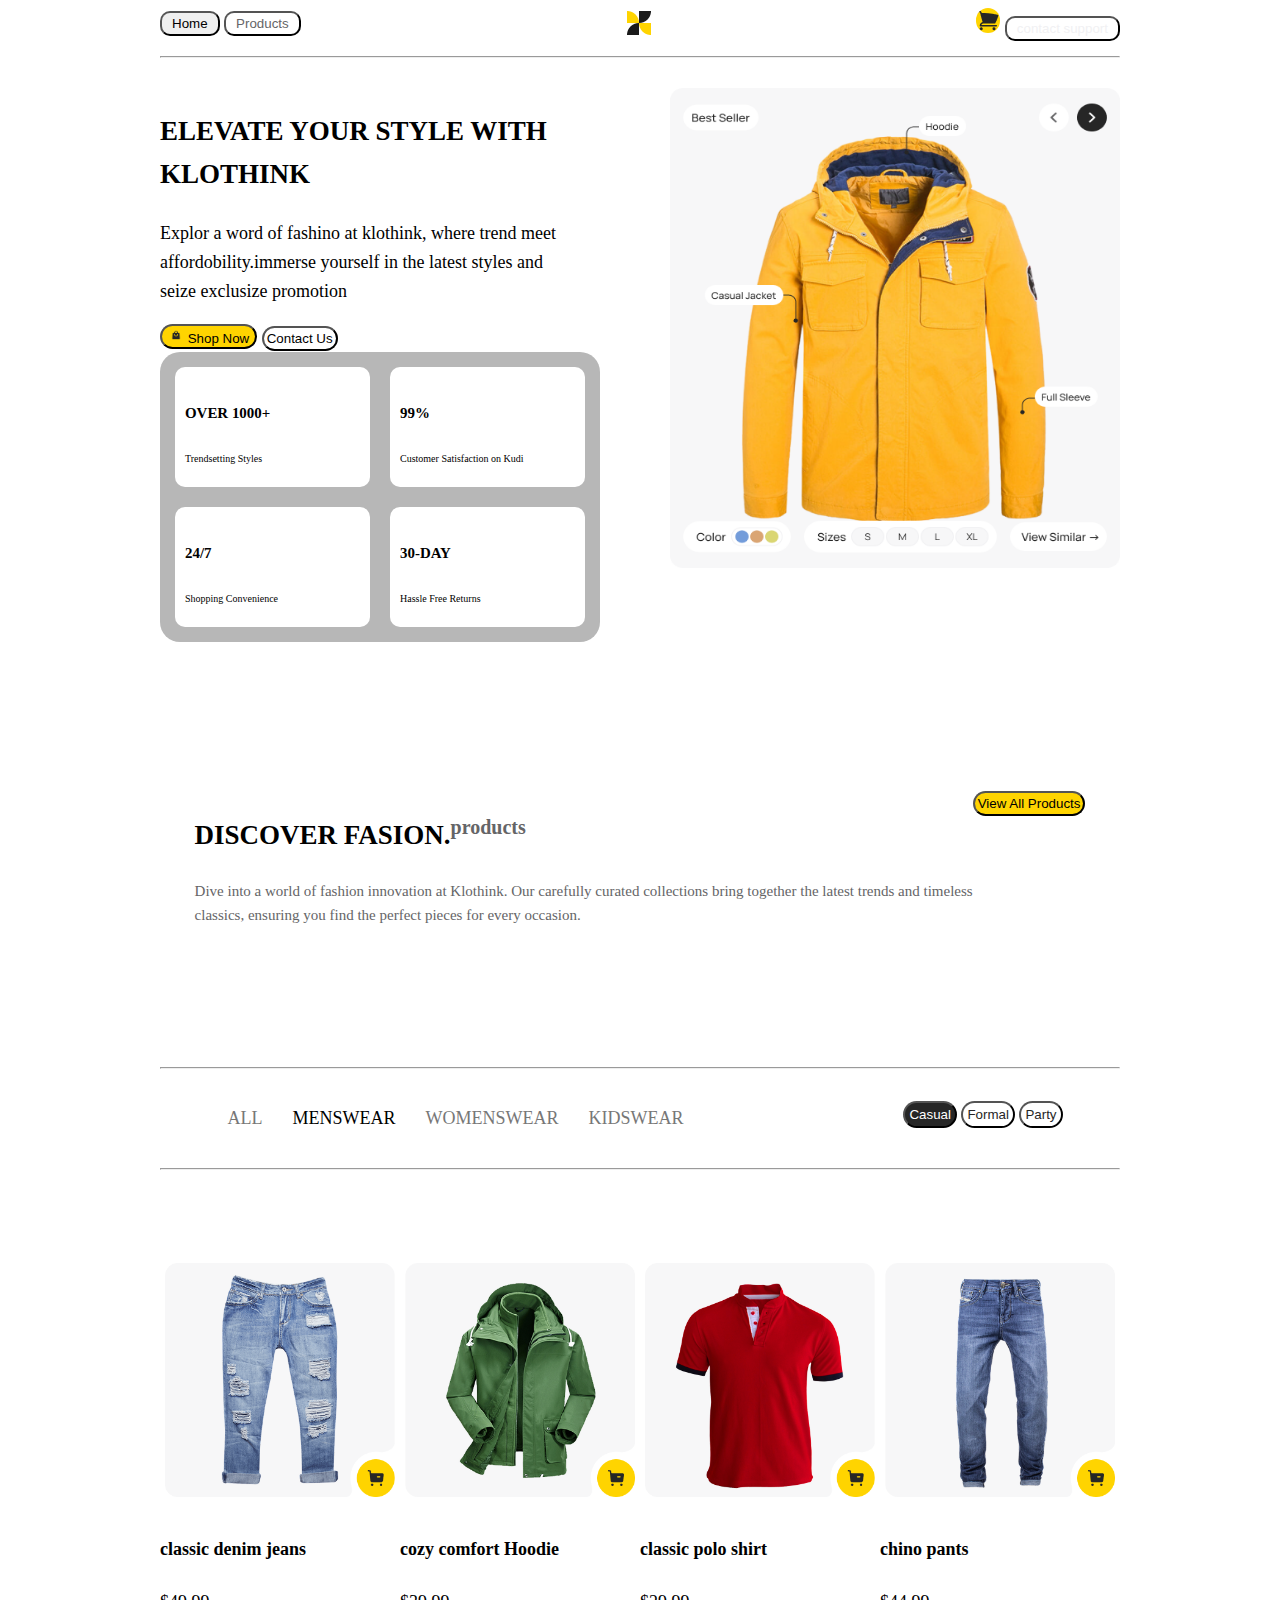
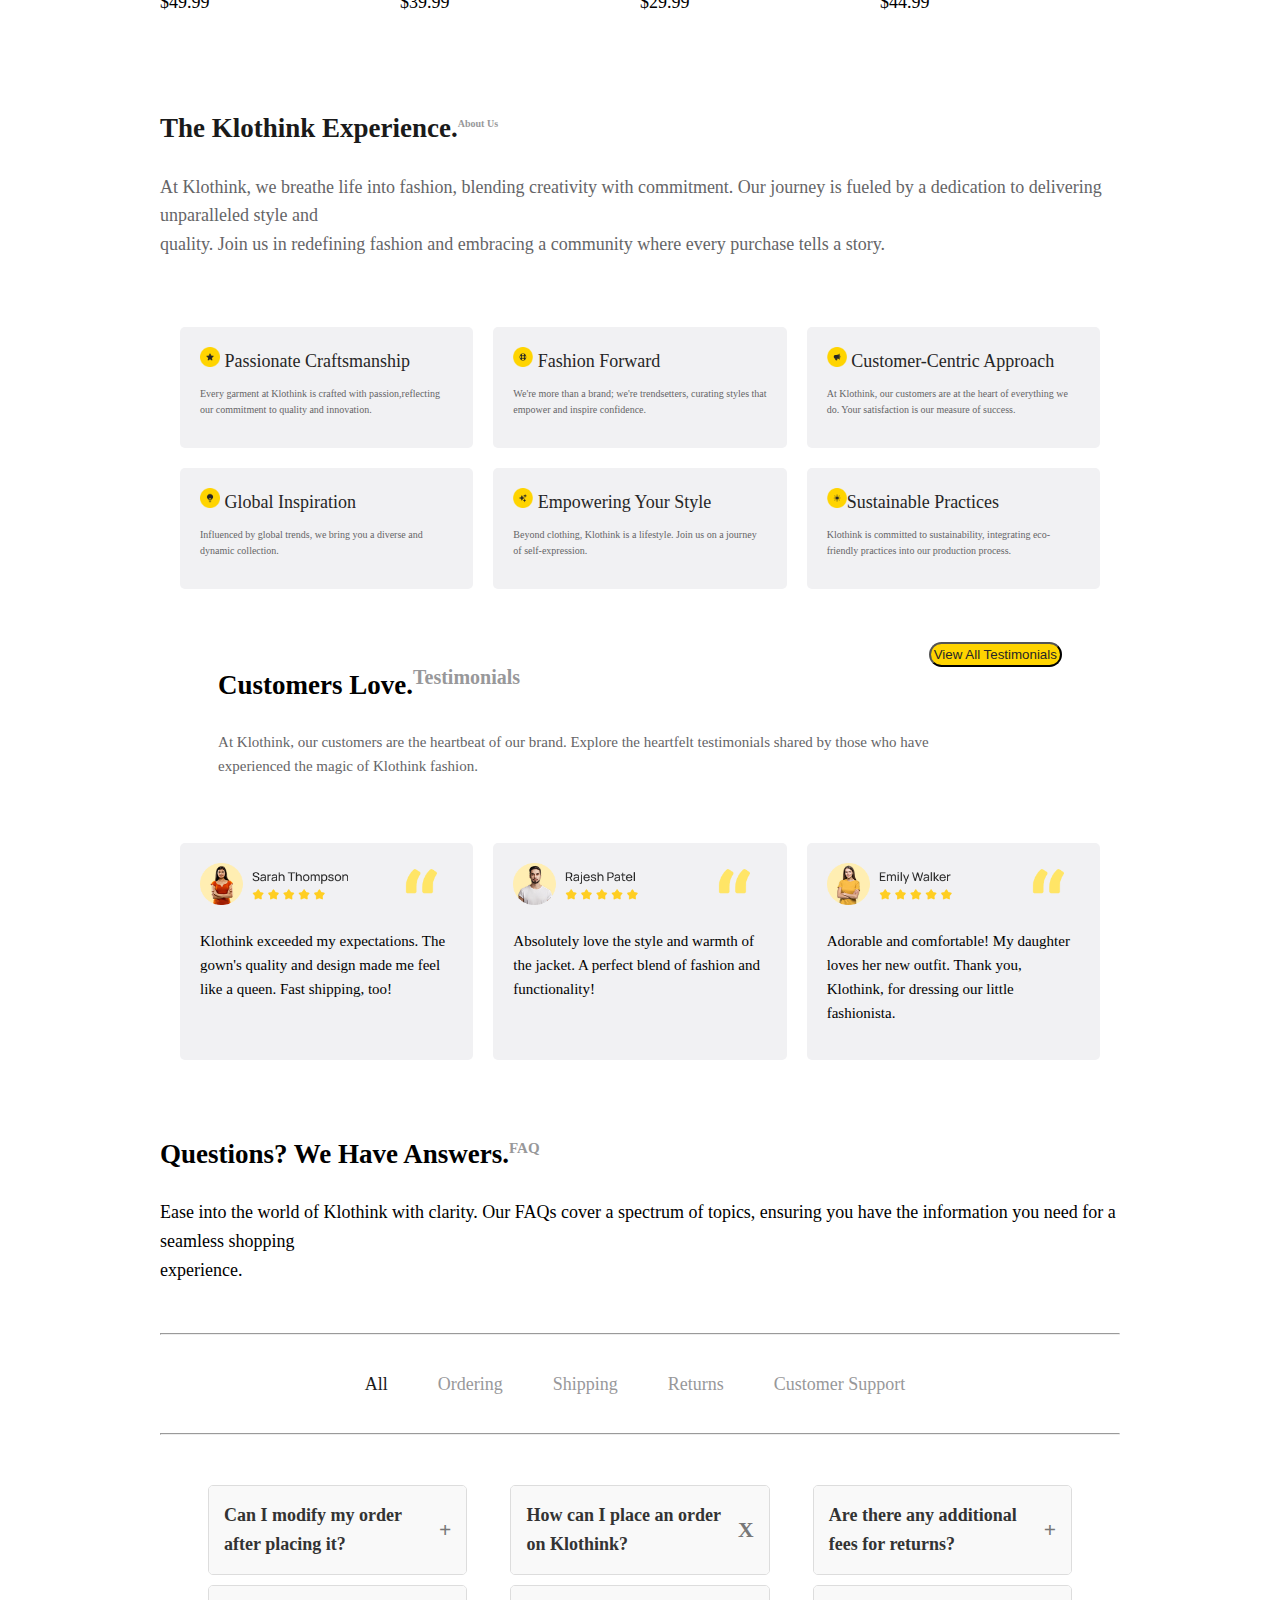
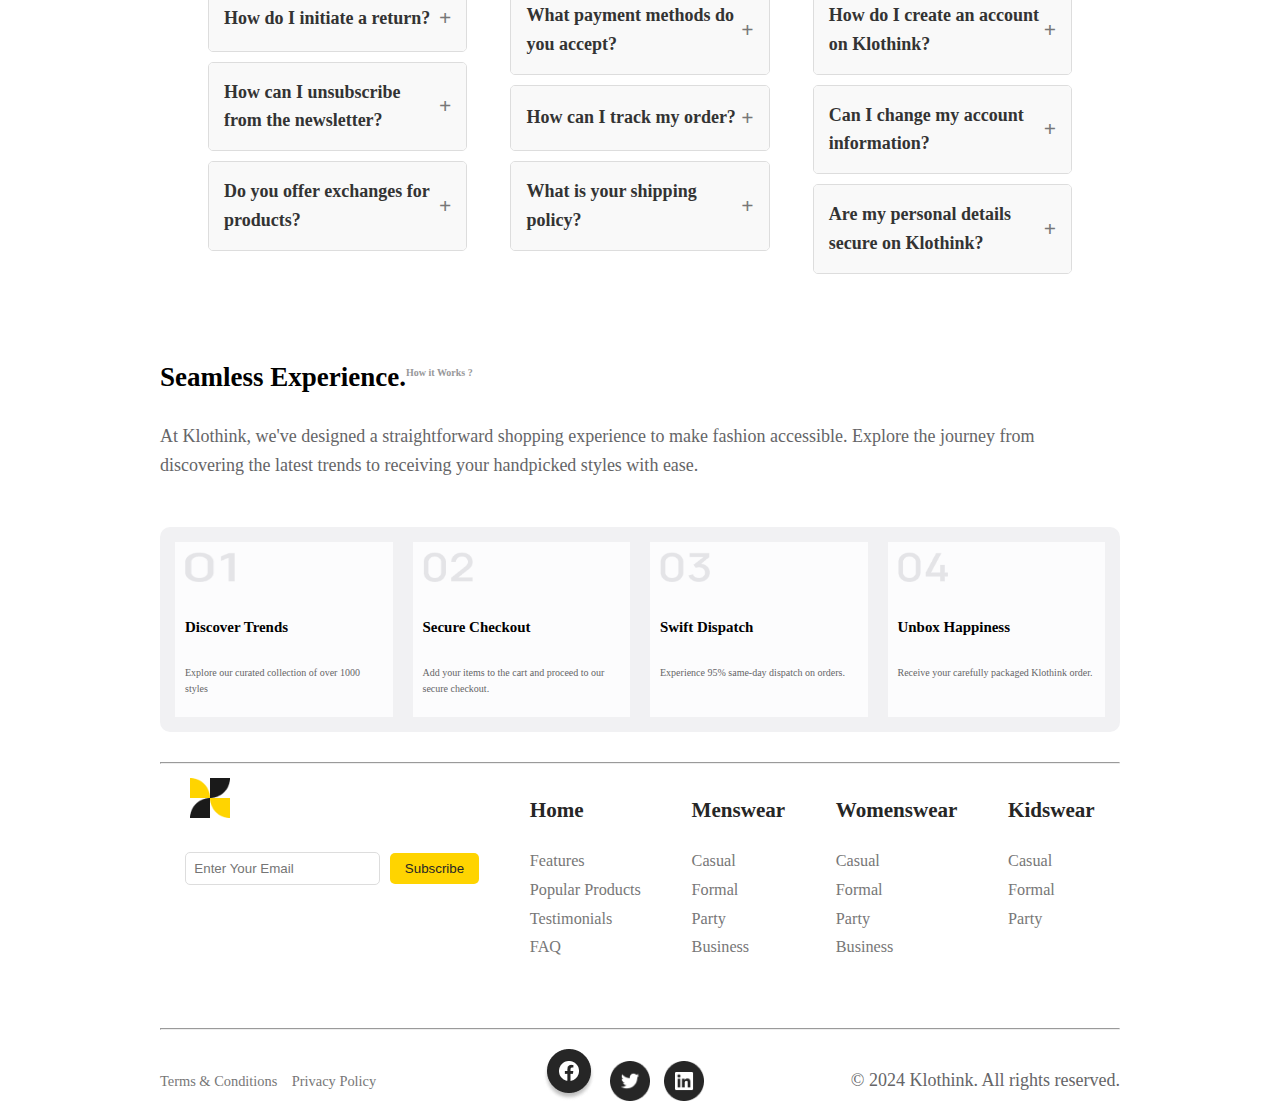
<file: figma/index.html>
<!DOCTYPE html>
<html lang="en">
<head>
	<meta charset="UTF-8">
	<title>	shop</title>
	<link rel="stylesheet" href="style.css">
</head>
<body>
	<div class="container">
	<header>
	<div class="home_button">
		<button class="home">Home</button>
		<a href="Products Page.html"><button class="products">Products</button></a>
		</div>
	<div class="icon_header">
		<img class="icon_card" src="icon/Logo.png" alt="">
		</div>
		<div class="primary_menu">
		<a href="product detail.html"><img class="icon_shop" src="icon/Icon.png" alt=""></a>
			<a href="suport.html"><button class="contact">contact support</button></a>
		</div>
	</header><hr>
		<main>
			<div class="main_content">
				<div class="content_description">
					<h2>ELEVATE YOUR STYLE WITH KLOTHINK</h2>
					<p>Explor a word of fashino at klothink, where trend meet affordobility.immerse yourself in the latest styles and seize exclusize promotion</p>
					
					<button class="shop_now">
						<img src="icon/Icon (1).png" alt="" style="width: 10px; height: 10px; padding: 3px">
						Shop Now</button>
					<button class="contact_us">Contact Us</button><br>
				<div class="features-table">
					  <div class="feature-cell">
						<h5>OVER 1000+</h5>
						<p>Trendsetting Styles</p>
					  </div>
					  <div class="feature-cell">
						<h5>99%</h5>
						<p>Customer Satisfaction on Kudi</p>
					  </div>
					  <div class="feature-cell">
						<h5>24/7</h5>
						<p>Shopping Convenience</p>
					  </div>
					  <div class="feature-cell">
						<h5>30-DAY</h5>
						<p>Hassle Free Returns</p>
					  </div>
					</div>
				</div>
				<div class="image_content">
				<img class="sub_image"src="image/Sub Container (1).png">
				</div>
			</div>
		</main><br><br><br>
		<main>
				<div class="fashion">
				<h2>DISCOVER FASION.<sup class="h2_sup">products</sup></h2>
				<p class="p_ossasion"> Dive into a world of fashion innovation at Klothink. Our carefully curated collections bring together the latest trends and timeless<br>classics, ensuring you find the perfect pieces for every occasion.</p>
				</div>
				<div class="button_products">
				<button class="view_products">View All Products</button>
				</div>
			</main><br><br>
		<br><hr>
		<main>
			<div class="a_btn">
		<div class="categoris">
		<a class="active" href="#">ALL</a>
		<a class="active_1" href="#">MENSWEAR</a>
		<a class="active" href="#">WOMENSWEAR</a>
		<a class="active" href="#">KIDSWEAR</a>
		</div>
			<div class="filter">
			<button class="btn_1">Casual</button>
			<button class="btn_2">Formal</button>
		    <button class="btn_2">Party</button>
			</div>
		 </div>
		</main>
		<hr>
		<br>
		<main>
		<div class="img_shop">
			<div class="item">
		<img src="image/Container.png" alt="">
		<h4>classic denim jeans</h4>
		<p>$49.99</p>
			</div>
			<div class="item">
		<img src="image/Container (1).png" alt="">
		<h4>cozy comfort Hoodie </h4>
			<p>$39.99</p>
				</div>
			 <div class="item">
		<img src="image/Container (2).png" alt="">
			<h4>classic polo shirt</h4>
			<p>$29.99</p>
			 </div>
			<div class="item">
		<img src="image/Container (3).png">
			<h4>chino pants</h4>
			<p>$44.99</p>
			</div>
		</div>
		</main>	
		<main>
		<div class="description">
		<h2 class="experience">The Klothink Experience.<sup>About Us</sup></h2>
		<p>At Klothink, we breathe life into fashion, blending creativity with commitment. Our journey is fueled by a dedication to delivering unparalleled style and<br>quality. Join us in redefining fashion and embracing a community where every purchase tells a story.</p>
		</div>
		</main>
		<main>
			<div class="element">
				<div class="card">
			<img src="icon/Icon Container.png" alt="">
			<span>Passionate Craftsmanship</span>
			<p>Every garment at Klothink is crafted with passion,reflecting our commitment to quality and innovation.</p>
				</div>
				<div class="card">
				<img src="icon/Icon Container (1).png">
				<span>Fashion Forward</span>
				<p>We're more than a brand; we're trendsetters, curating styles that empower and inspire confidence.</p>
				</div>
				<div class="card">
				<img src="icon/Icon Container (2).png">
				<span>Customer-Centric Approach</span>
				<p>At Klothink, our customers are at the heart of everything we do. Your satisfaction is our measure of success.</p>
				</div>
				<div class="card">
				<img src="icon/Icon Container (3).png">
				<span>Global Inspiration</span>
				<p>Influenced by global trends, we bring you a diverse and dynamic collection.</p>
				</div>
				<div class="card">
				<img src="icon/Icon Container (4).png">
				<span>Empowering Your Style</span>
				<p>Beyond clothing, Klothink is a lifestyle. Join us on a journey of self-expression.</p>
				</div>
				<div class="card">
				
				<img src="icon/Icon Container (5).png"><span>Sustainable Practices</span>
				<p>Klothink is committed to sustainability, integrating eco- friendly practices into our production process.</p>
				</div>
				</div>
				</main>
				<main>
				<div class="customers_text">
					<h2>Customers Love.<sup class="sup_customers">Testimonials</sup></h2>	
					<p>At Klothink, our customers are the heartbeat of our brand. Explore the heartfelt testimonials shared by those who have<br>experienced the magic of Klothink fashion.</p>
				</div>
				<div class="btn_testimonials">
					<button>View All Testimonials</button>	
				</div>
				</main>
		<main>
		<div class="introduce">
			<div class="person">
				<img src="image/Container (4).png">
				<p>Klothink exceeded my expectations. The gown's quality and design made me feel like a queen. Fast shipping, too!</p>
			</div>
			<div class="person">
				<img src="image/Container (5).png">
				<p>Absolutely love the style and warmth of the jacket. A perfect blend of fashion and functionality!</p>
			</div>
			<div class="person">
				<img src="image/Container (6).png">
				<p>Adorable and comfortable! My daughter loves her new outfit. Thank you, Klothink, for dressing our little fashionista.</p>
			</div>
		</div>
		</main>
		<main>
			<div class="Questions_text">
				<h2>Questions? We Have Answers.<sup class="question_sup">FAQ</sup></h2>
				<p>Ease into the world of Klothink with clarity. Our FAQs cover a spectrum of topics, ensuring you have the information you need for a seamless shopping<br> experience.</p>
				
			</div>
		</main>
		<hr>
	<main>
		<div class="list_a">
		<a class="list_1" href="#">All</a>
		<a class="list" href="#">Ordering</a>
		<a class="list" href="#">Shipping</a>
		<a class="list" href="#">Returns</a>
		<a class="list" href="#">Customer Support</a>
		</div>
	</main>
		<hr>
		<main>
		<div class="faq-container">
  <div class="faq-column">
    <details class="faq-item">
      <summary class="faq-question">
        Can I modify my order after placing it?
        <span class="icon">+</span>
      </summary>
      <div class="faq-answer">
      </div>
    </details>
    <details class="faq-item">
      <summary class="faq-question">
       How do I initiate a return?
        <span class="icon">+</span>
      </summary>
      <div class="faq-answer">
      </div>
    </details>
    <details class="faq-item">
      <summary class="faq-question">
       How can I unsubscribe from the newsletter?
        <span class="icon">+</span>
      </summary>
      <div class="faq-answer">
      </div>
    </details>
    <details class="faq-item">
      <summary class="faq-question">
       Do you offer exchanges for products?
        <span class="icon">+</span>
      </summary>
      <div class="faq-answer">
      </div>
    </details>
  </div>

  <div class="faq-column">
    <details class="faq-item">
      <summary class="faq-question">
        How can I place an order on Klothink?
        <span class="close-icon">X</span>
      </summary>
      <div class="faq-answer">
        Ordering is easy! Simply browse our website, add items to your cart, and proceed to checkout. Follow the prompts to enter your details and complete your purchase.
      </div>
    </details>
    <details class="faq-item">
      <summary class="faq-question">
        What payment methods do you accept?
        <span class="icon">+</span>
      </summary>
      <div class="faq-answer">
        
      </div>
    </details>
    <details class="faq-item">
      <summary class="faq-question">
        How can I track my order?
        <span class="icon">+</span>
      </summary>
      <div class="faq-answer">
       
      </div>
    </details>
    <details class="faq-item">
      <summary class="faq-question">
        What is your shipping policy?
        <span class="icon">+</span>
      </summary>
      <div class="faq-answer">
        <!-- Answer goes here -->
      </div>
    </details>
  </div>

  <div class="faq-column">
    <details class="faq-item">
      <summary class="faq-question">
        Are there any additional fees for returns?
        <span class="icon">+</span>
      </summary>
      <div class="faq-answer">
        <!-- Answer goes here -->
      </div>
    </details>
    <details class="faq-item">
      <summary class="faq-question">
        How do I create an account on Klothink?
        <span class="icon">+</span>
      </summary>
      <div class="faq-answer">
        <!-- Answer goes here -->
      </div>
    </details>
    <details class="faq-item">
      <summary class="faq-question">
        Can I change my account information?
        <span class="icon">+</span>
      </summary>
      <div class="faq-answer">
        <!-- Answer goes here -->
      </div>
    </details>
    <details class="faq-item">
      <summary class="faq-question">
        Are my personal details secure on Klothink?
        <span class="icon">+</span>
      </summary>
      <div class="faq-answer">
        <!-- Answer goes here -->
      </div>
    </details>
  </div>
</div>
		</main>
		<main>
			<div class="seamless_text">
			<h2>Seamless Experience.<sup class="seamless_sup">How it Works ?</sup></h2>
			<p>At Klothink, we've designed a straightforward shopping experience to make fashion accessible. Explore the journey from discovering the latest trends to receiving your handpicked styles with ease.</p>
			</div>
		</main>
		<main>
		<div class="number">
		  <div class="packet_number">
				<img src="image/Number.png">
			    <h5>Discover Trends</h5>
			    <p>Explore our curated collection of over 1000 styles</p>
		  </div>
		  <div class="packet_number">
				<img src="image/Number (1).png">
			     <h5>Secure Checkout</h5>
			     <p>Add your items to the cart and proceed to our secure checkout.</p>
		  </div>
		  <div class="packet_number">
				<img src="image/Number (2).png">
			    <h5>Swift Dispatch</h5>
			    <p>Experience 95% same-day dispatch on orders.</p>
		  </div>
		  <div class="packet_number">
				<img src="image/Number (3).png"	>
			    <h5>Unbox Happiness</h5>
			    <p>Receive your carefully packaged Klothink order.</p>
		  </div>
		</div>
		</main>
		<hr>
		<footer>
		<div class="footer_container">
			<div class="footer-section logo-section">
				<img src="icon/Logo.png">
				<br>
				<div class="subscribe_from">
					<input type="email" placeholder="Enter Your Email">
                    <button class="subscribe-button">Subscribe</button>
				</div>
			</div>	
			<div class="footer_section">
				<h3>Home</h3>
				<ul>
				<li>
					<a href="#"> Features</a>
					   </li>
				<li>
					<a href="#">Popular Products</a>
				</li>
				<li>
					<a href="#">Testimonials</a>
				</li>
				<li>
					<a href="#">FAQ</a>
				</li>
				</ul>
			</div>
			<div class="footer_section">
				<h3>Menswear</h3>
				<ul>
				<li>
					<a href="#">Casual</a>
				</li>
				<li>
					<a href="#">Formal</a>
				</li>
				<li>
					<a href="#">Party</a>
				</li>
				<li>
					<a href="#">Business</a>
				</li>
				</ul>
			</div>
			<div class="footer_section">
				<h3>Womenswear</h3>
				<ul>
			    <li>
					<a href="#">Casual</a>
				</li>
				<li>
					<a href="#">Formal</a>
				</li>
				<li>
					<a href="#">Party</a>
				</li>
				<li>
				<a href="#">Business</a>
				</li>
				</ul>
			</div>
			<div class="footer_section">
				<h3>Kidswear</h3>
				<ul>
				<li>
					<a href="#">Casual</a>
				</li>
				<li>
					<a href="#">Formal</a>
				</li>
				<li>
					<a href="#">Party</a>
				</li>
				</ul>
			</div>
		</div>
			<hr>
		<div class="footer_bottom">
			<div class="footer-bottom-links">
      		<a href="#">Terms & Conditions</a>
      		<a href="#">Privacy Policy</a>
    </div>
    <div class="social-icons">
      <a href="#"><img class="social_img"src="icon/Button (1).png"><i class="fab fa-facebook-f"></i></a>
      <a href="#"><img class="social-img" src="icon/Button (2).png"><i class="fab fa-twitter"></i></a>
      <a href="#"><img class="social-img"src="icon/Button (3).png"><i class="fab fa-linkedin-in"></i></a>
    </div>
    <div class="copyright">
      © 2024 Klothink. All rights reserved.
    </div>
  </div>
		</div>
		</footer>
  </div>
</body>
</html>
</file>
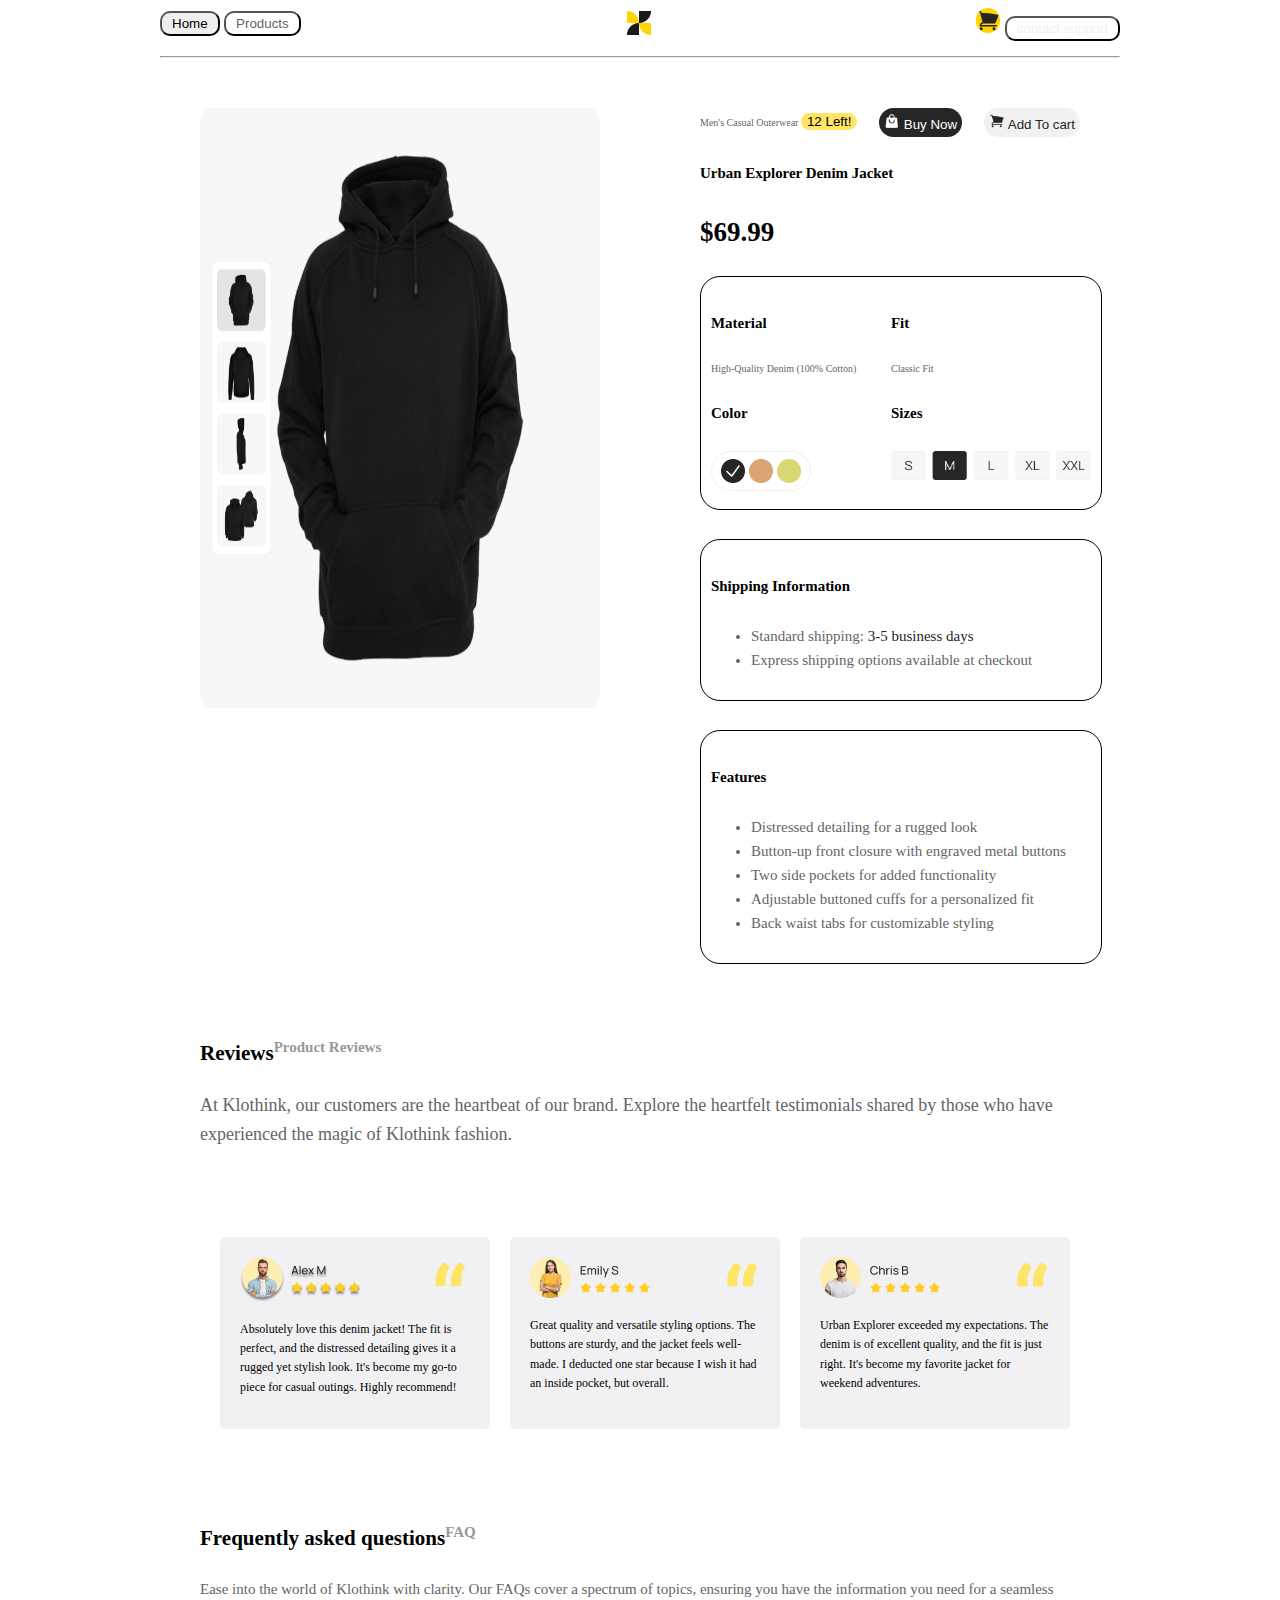
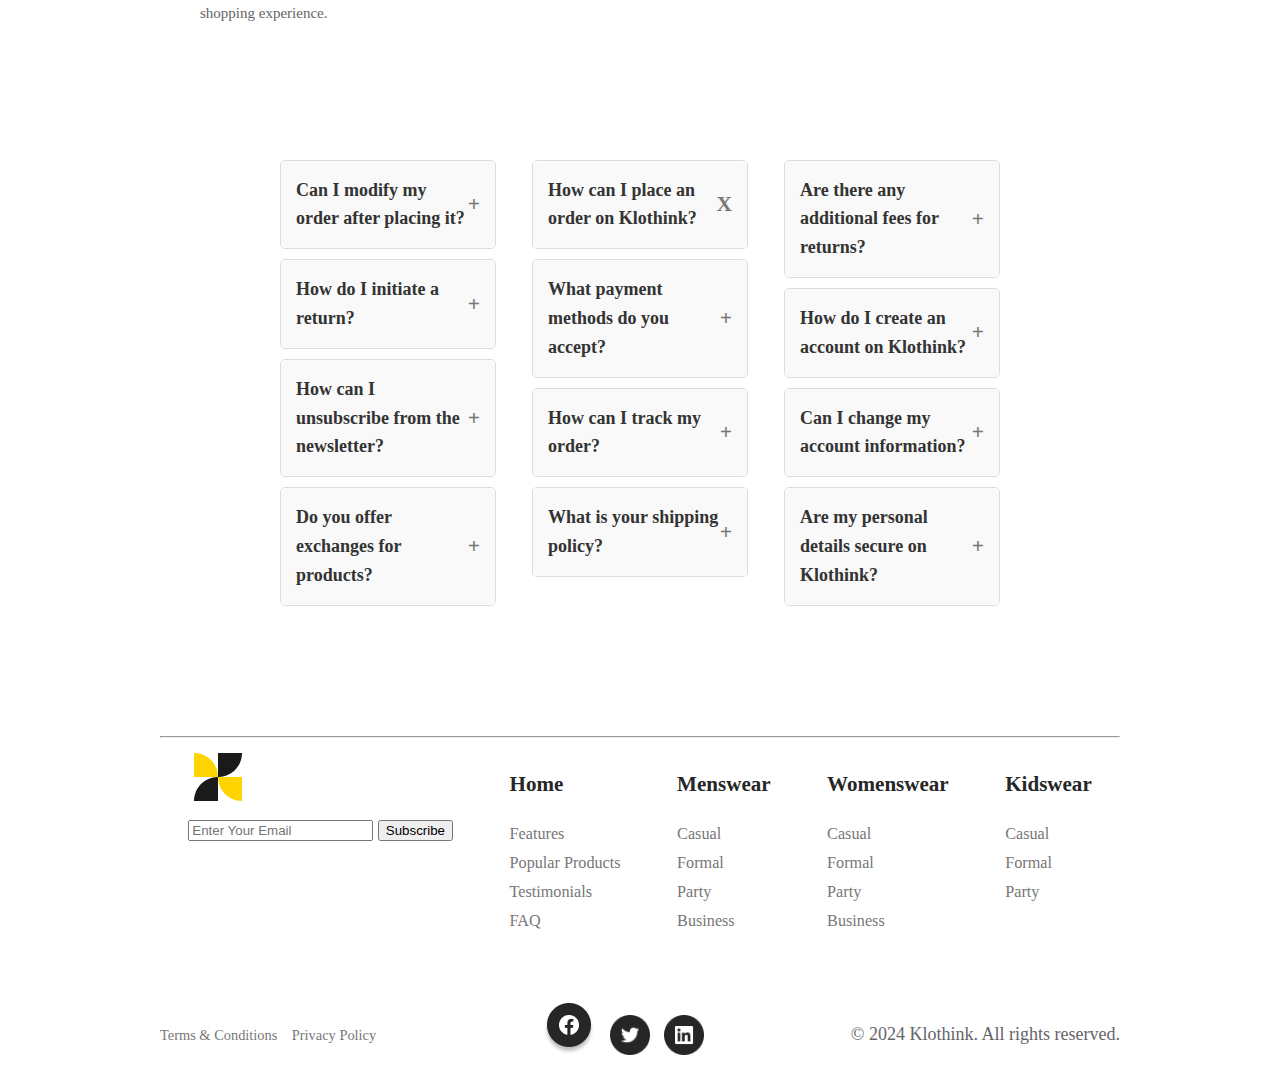
<file: figma/product detail.html>
<!DOCTYPE html>
<html lang="en">
<head>
	<meta charset="UTF-8">
	<title>	Document</title>
	<link rel="stylesheet" href="product datail.css">
</head>
<body>
	<div class="container">
	<header>
	<div class="home_button">
		<button class="home">Home</button>
		<a href="Products Page.html"><button class="products">Products</button></a>
		</div>
	<div class="icon_header">
		<img class="icon_card" src="icon/Logo.png" alt="">
		</div>
		<div class="primary_menu">
		<img class="icon_shop" src="icon/Icon.png" alt="">
			<button class="contact">contact support</button>
		</div>
	</header><hr>
		<main>
			<div class="main_contant">
				<div class="img_contant">
					<img src="image/Sub Container (2).png">
				</div>
				<div class="item_contant">
					<div class="outerwear">
				<span class="span_btn">
					Men's Casual Outerwear
					<button>12 Left!</button></span>
					<button class="btn_buy">
						<img src="icon/Icon (7).png">
						Buy Now
					</button>
					<button class="btn_cart">
						<img src="icon/Icon (8).png">
						Add To cart
					</button>
					</div>
					<div class="proghraf">
						<h5>Urban Explorer Denim Jacket</h5>
						<h2>$69.99</h2>
					</div>
					<div class="table_material">
						<div class="section">
							<h5>Material</h5>
							<p>High-Quality Denim (100% Cotton)</p>
							
							<h5>Color</h5>
							<img src="image/Sub Container (4).png">
						</div>
						<div class="section_2">
							<h5>Fit</h5>
							<p>Classic Fit</p>
							
							<h5>Sizes</h5>
							<img src="image/Sub Container (5).png">
						</div>
					</div>
					<br>
					<div class="table_material_1">
						<div class="list_text">
						<h5>Shipping Information</h5>
							<ul class="list_ul">
								<li>Standard shipping:<span style="color:rgba(38, 38, 38, 1)"> 3-5 business days</span></li>
								<li>Express shipping options available at checkout</li>
							</ul>
						</div>
					</div>
					<br>
					<div class="table_material_1">
						<div class="list_text">
							<h5>Features</h5>
							<ul class="list_ul">
								<li>Distressed detailing for a rugged look</li>
								<li>Button-up front closure with engraved metal buttons</li>
								<li>Two side pockets for added functionality</li>
								<li>Adjustable buttoned cuffs for a personalized fit</li>
								<li>Back waist tabs for customizable styling</li>
							</ul>
						</div>
					</div>
				</div>
			</div>
		</main>
						<main>
							<div class="text">
								<h3 class="h3_text">Reviews<sup>Product Reviews</sup></h3>
								<p>At Klothink, our customers are the heartbeat of our brand. Explore the heartfelt testimonials shared by those who have experienced the magic of Klothink fashion.</p>
							</div>
						</main>
						<main>
							<div class="division">
								<div class="Part">
									<img src="image/Container (7).png">
									<p>Absolutely love this denim jacket! The fit is perfect, and the distressed detailing gives it a rugged yet stylish look. It's become my go-to piece for casual outings. Highly recommend!</p>
								</div>
								<div class="Part">
									<img src="image/Container (8).png">
									<p>Great quality and versatile styling options. The buttons are sturdy, and the jacket feels well-made. I deducted one star because I wish it had an inside pocket, but overall.</p>
								</div>
								<div class="Part">
									<img src="image/Container (9).png">
									<p>Urban Explorer exceeded my expectations. The denim is of excellent quality, and the fit is just right. It's become my favorite jacket for weekend adventures.</p>
								</div>
							</div>
						</main>
						<main>
							<div class="text_frequently">
								<h3>Frequently asked questions<sup>FAQ</sup></h3>
								<p>Ease into the world of Klothink with clarity. Our FAQs cover a spectrum of topics, ensuring you have the information you need for a seamless shopping experience.</p>
							</div>
						</main>
						<main>
							<main>
							
		<div class="faq-container">
  <div class="faq-column">
    <details class="faq-item">
      <summary class="faq-question">
        Can I modify my order after placing it?
        <span class="icon">+</span>
      </summary>
      <div class="faq-answer">
      </div>
    </details>
    <details class="faq-item">
      <summary class="faq-question">
       How do I initiate a return?
        <span class="icon">+</span>
      </summary>
      <div class="faq-answer">
      </div>
    </details>
    <details class="faq-item">
      <summary class="faq-question">
       How can I unsubscribe from the newsletter?
        <span class="icon">+</span>
      </summary>
      <div class="faq-answer">
      </div>
    </details>
    <details class="faq-item">
      <summary class="faq-question">
       Do you offer exchanges for products?
        <span class="icon">+</span>
      </summary>
      <div class="faq-answer">
      </div>
    </details>
  </div>

  <div class="faq-column">
    <details class="faq-item">
      <summary class="faq-question">
        How can I place an order on Klothink?
        <span class="close-icon">X</span>
      </summary>
      <div class="faq-answer">
        Ordering is easy! Simply browse our website, add items to your cart, and proceed to checkout. Follow the prompts to enter your details and complete your purchase.
      </div>
    </details>
    <details class="faq-item">
      <summary class="faq-question">
        What payment methods do you accept?
        <span class="icon">+</span>
      </summary>
      <div class="faq-answer">
        
      </div>
    </details>
    <details class="faq-item">
      <summary class="faq-question">
        How can I track my order?
        <span class="icon">+</span>
      </summary>
      <div class="faq-answer">
       
      </div>
    </details>
    <details class="faq-item">
      <summary class="faq-question">
        What is your shipping policy?
        <span class="icon">+</span>
      </summary>
      <div class="faq-answer">
        <!-- Answer goes here -->
      </div>
    </details>
  </div>

  <div class="faq-column">
    <details class="faq-item">
      <summary class="faq-question">
        Are there any additional fees for returns?
        <span class="icon">+</span>
      </summary>
      <div class="faq-answer">
        <!-- Answer goes here -->
      </div>
    </details>
    <details class="faq-item">
      <summary class="faq-question">
        How do I create an account on Klothink?
        <span class="icon">+</span>
      </summary>
      <div class="faq-answer">
        <!-- Answer goes here -->
      </div>
    </details>
    <details class="faq-item">
      <summary class="faq-question">
        Can I change my account information?
        <span class="icon">+</span>
      </summary>
      <div class="faq-answer">
        <!-- Answer goes here -->
      </div>
    </details>
    <details class="faq-item">
      <summary class="faq-question">
        Are my personal details secure on Klothink?
        <span class="icon">+</span>
      </summary>
      <div class="faq-answer">
        <!-- Answer goes here -->
      </div>
    </details>
  </div>
</div>
		</main>
						</main>
		<hr>
		<footer>
		<div class="footer_container">
			<div class="footer-section logo-section">
				<img src="icon/Logo.png">
				<br>
				<div class="subscribe_from">
					<input type="email" placeholder="Enter Your Email">
                    <button class="subscribe-button">Subscribe</button>
				</div>
			</div>	
			<div class="footer_section">
				<h3>Home</h3>
				<ul>
				<li>
					<a href="#"> Features</a>
					   </li>
				<li>
					<a href="#">Popular Products</a>
				</li>
				<li>
					<a href="#">Testimonials</a>
				</li>
				<li>
					<a href="#">FAQ</a>
				</li>
				</ul>
			</div>
			<div class="footer_section">
				<h3>Menswear</h3>
				<ul>
				<li>
					<a href="#">Casual</a>
				</li>
				<li>
					<a href="#">Formal</a>
				</li>
				<li>
					<a href="#">Party</a>
				</li>
				<li>
					<a href="#">Business</a>
				</li>
				</ul>
			</div>
			<div class="footer_section">
				<h3>Womenswear</h3>
				<ul>
			    <li>
					<a href="#">Casual</a>
				</li>
				<li>
					<a href="#">Formal</a>
				</li>
				<li>
					<a href="#">Party</a>
				</li>
				<li>
				<a href="#">Business</a>
				</li>
				</ul>
			</div>
			<div class="footer_section">
				<h3>Kidswear</h3>
				<ul>
				<li>
					<a href="#">Casual</a>
				</li>
				<li>
					<a href="#">Formal</a>
				</li>
				<li>
					<a href="#">Party</a>
				</li>
				</ul>
			</div>
		</div>
		<div class="footer_bottom">
			<div class="footer-bottom-links">
      		<a href="#">Terms & Conditions</a>
      		<a href="#">Privacy Policy</a>
    </div>
    <div class="social-icons">
      <a href="#"><img class="social_img"src="icon/Button (1).png"><i class="fab fa-facebook-f"></i></a>
      <a href="#"><img class="social-img" src="icon/Button (2).png"><i class="fab fa-twitter"></i></a>
      <a href="#"><img class="social-img"src="icon/Button (3).png"><i class="fab fa-linkedin-in"></i></a>
    </div>
    <div class="copyright">
      © 2024 Klothink. All rights reserved.
    </div>
  </div>
		</div>
		</footer>
	</div>
	</body>
</html>
</file>
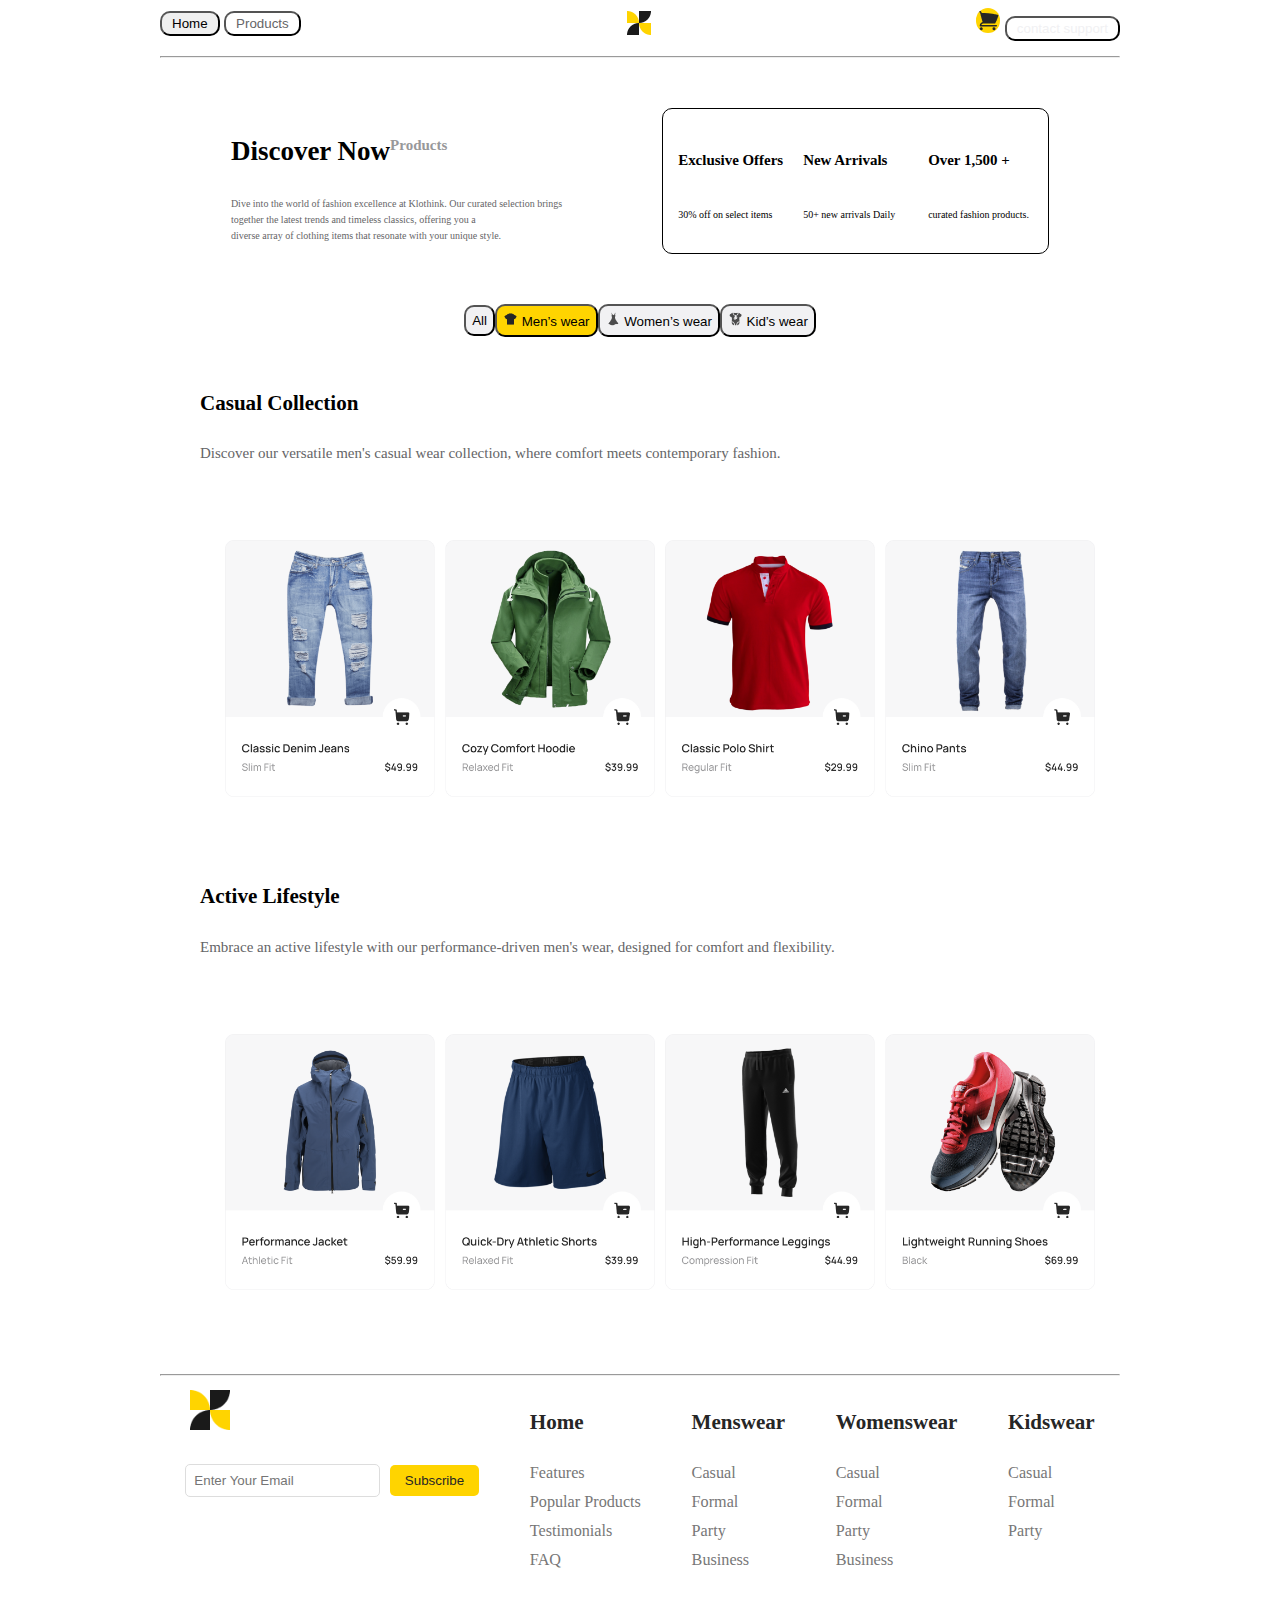
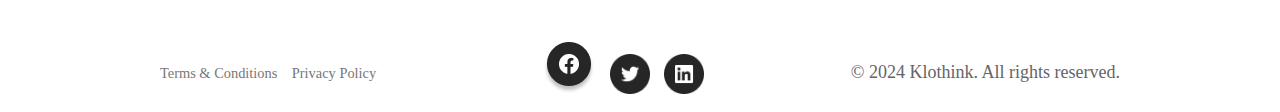
<file: figma/Products Page.html>
<!DOCTYPE html>
<html lang="en">
<head>
	<meta charset="UTF-8">
	<title>	Document</title>
	<link rel="stylesheet" href="products page.css">
</head>
<body>
	<div class="container">
	<header>
	<div class="home_button">
		<button class="home">Home</button>
		<a href="Products Page.html"><button class="products">Products</button></a>
		</div>
	<div class="icon_header">
		<img class="icon_card" src="icon/Logo.png" alt="">
		</div>
		<div class="primary_menu">
		<img class="icon_shop" src="icon/Icon.png" alt="">
			<button class="contact">contact support</button>
		</div>
	</header><hr>
		<main>
			<div class="contact_list">
				<div class="discover_text">
					<h2 class="h2_discover">Discover Now<sup>Products</sup></h2>
					<p>Dive into the world of fashion excellence at Klothink. Our curated selection brings <br>together the latest trends and timeless classics, offering you a <br>diverse array of clothing items that resonate with your unique style.</p>
				</div>
				<div class="discover_list">
				 	<div class="exclusive">
						<h5>Exclusive Offers</h5>
						<span>30% off on select items</span>
					</div>
					<div class="exclusive">
						<h5>New Arrivals</h5>
						<span>50+ new arrivals Daily</span>
					</div>
					<div class="exclusive">
						<h5>Over 1,500 +</h5>
						<span>curated fashion products.</span>
					</div>
				</div>
			</div>
		</main>
		<main>
			<div class="all_button">
				<button class="btn_all">All</button>
				<button class="btn_Men">
					<img src="icon/Icon (4).png">
						Men’s wear
				</button>
				<button class="btn_all">
					<img src="icon/Icon (5).png">
						Women’s wear
				</button>
				<button class="btn_all">
					<img src="icon/Icon (6).png">
						Kid’s wear
				</button>
			</div>
		</main>
		<main>
			<div class="text_list">
				<h3>Casual Collection</h3>
				<p>Discover our versatile men's casual wear collection, where comfort meets contemporary fashion.</p>
			</div>
		</main>
		<main>
			<div class="shopping_list">
				<div class="item">
					<img src="image/Item (1).png">
				</div>
				<div class="item">
					<img src="image/Item.png">
				</div>
				<div class="item">
					<img src="image/Item (2).png">
				</div>
				<div class="item">
					<img src="image/Item (3).png">
				</div>
			</div>
		</main>
		<main>
			<div class="text_list">
				<h3>Active Lifestyle</h3>
				<p>Embrace an active lifestyle with our performance-driven men's wear, designed for comfort and flexibility.</p>
			</div>
		</main>
		<main>
			<div class="shopping_list">
				<div class="item">
					<img src="image/Item (4).png">
				</div>
				<div class="item">
					<img src="image/Item (5).png">
				</div>
				<div class="item">
					<img src="image/Item (6).png">
				</div>
				<div class="item">
					<img src="image/Item (7).png">
				</div>
			</div>
		</main>
		<hr>
		<footer>
		<div class="footer_container">
			<div class="footer-section logo-section">
				<img src="icon/Logo.png">
				<br>
				<div class="subscribe_from">
					<input type="email" placeholder="Enter Your Email">
                    <button class="subscribe-button">Subscribe</button>
				</div>
			</div>	
			<div class="footer_section">
				<h3>Home</h3>
				<ul>
				<li>
					<a href="#"> Features</a>
					   </li>
				<li>
					<a href="#">Popular Products</a>
				</li>
				<li>
					<a href="#">Testimonials</a>
				</li>
				<li>
					<a href="#">FAQ</a>
				</li>
				</ul>
			</div>
			<div class="footer_section">
				<h3>Menswear</h3>
				<ul>
				<li>
					<a href="#">Casual</a>
				</li>
				<li>
					<a href="#">Formal</a>
				</li>
				<li>
					<a href="#">Party</a>
				</li>
				<li>
					<a href="#">Business</a>
				</li>
				</ul>
			</div>
			<div class="footer_section">
				<h3>Womenswear</h3>
				<ul>
			    <li>
					<a href="#">Casual</a>
				</li>
				<li>
					<a href="#">Formal</a>
				</li>
				<li>
					<a href="#">Party</a>
				</li>
				<li>
				<a href="#">Business</a>
				</li>
				</ul>
			</div>
			<div class="footer_section">
				<h3>Kidswear</h3>
				<ul>
				<li>
					<a href="#">Casual</a>
				</li>
				<li>
					<a href="#">Formal</a>
				</li>
				<li>
					<a href="#">Party</a>
				</li>
				</ul>
			</div>
		</div>
		<div class="footer_bottom">
			<div class="footer-bottom-links">
      		<a href="#">Terms & Conditions</a>
      		<a href="#">Privacy Policy</a>
    </div>
    <div class="social-icons">
      <a href="#"><img class="social_img"src="icon/Button (1).png"><i class="fab fa-facebook-f"></i></a>
      <a href="#"><img class="social-img" src="icon/Button (2).png"><i class="fab fa-twitter"></i></a>
      <a href="#"><img class="social-img"src="icon/Button (3).png"><i class="fab fa-linkedin-in"></i></a>
    </div>
    <div class="copyright">
      © 2024 Klothink. All rights reserved.
    </div>
  </div>
		</div>
		</footer>
		</div>
</body>
</html>
</file>
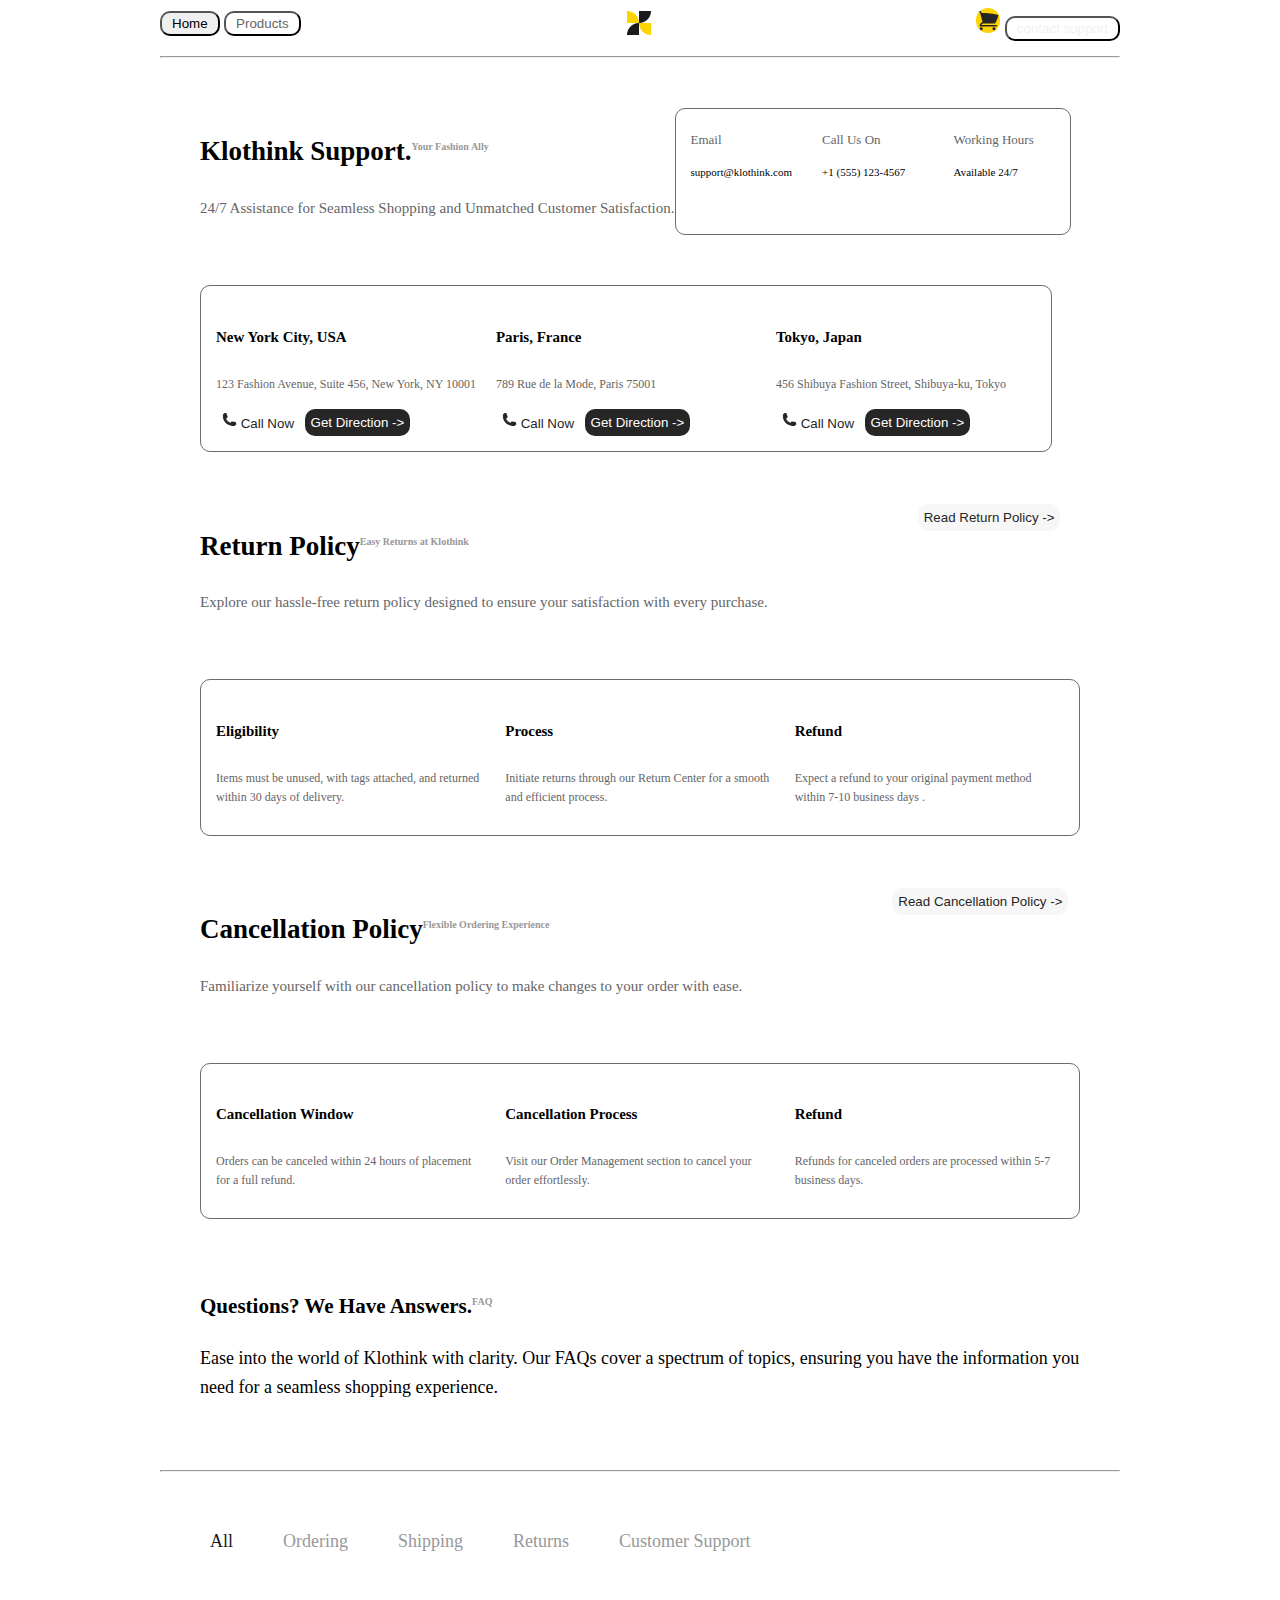
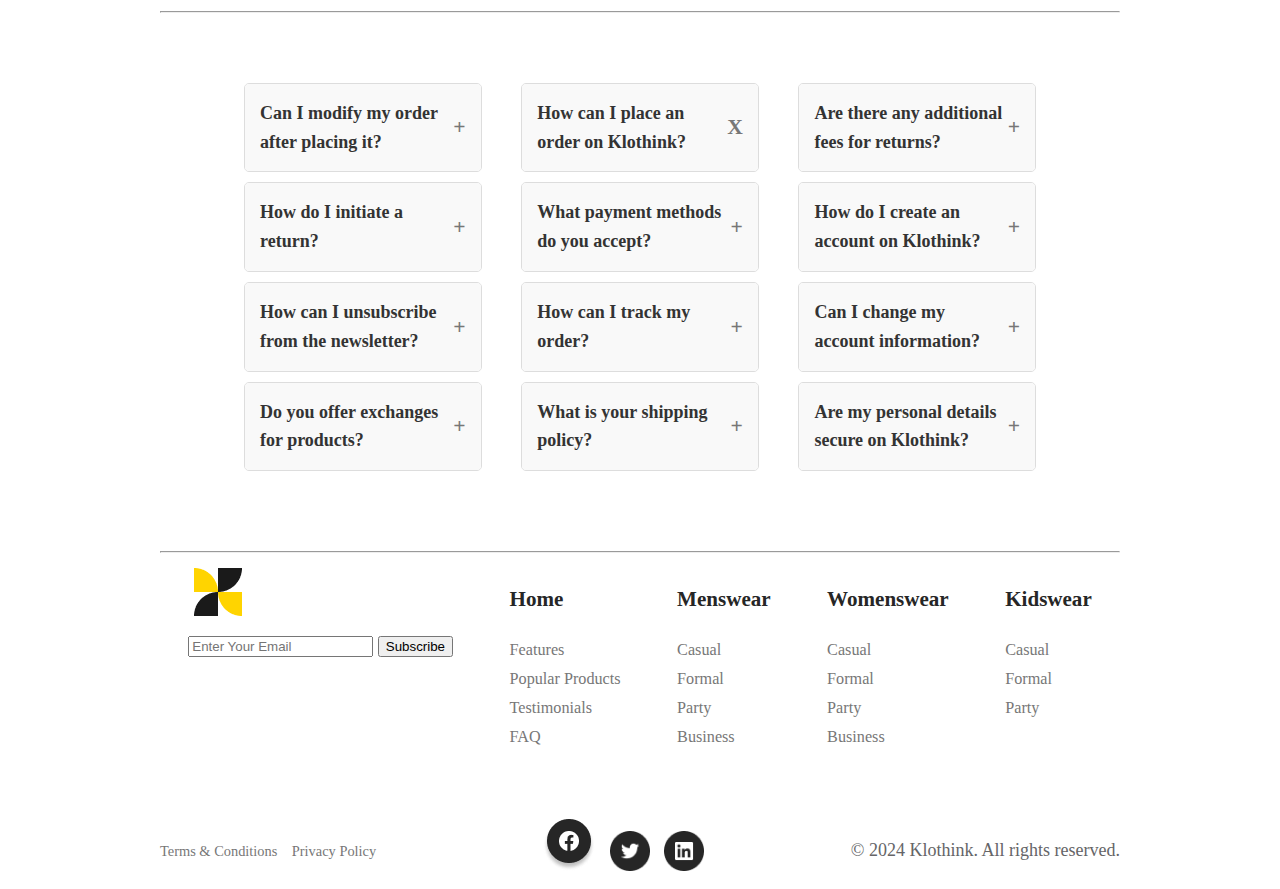
<file: figma/suport.html>
<!DOCTYPE html>
<html lang="en">
<head>
	<meta charset="UTF-8">
	<title>	Document</title>
	<link rel="stylesheet" href="suport.css">
</head>
<body>
	<div class="container">
	<header>
	<div class="home_button">
		<button class="home">Home</button>
		<a href="Products Page.html"><button class="products">Products</button></a>
		</div>
	<div class="icon_header">
		<img class="icon_card" src="icon/Logo.png" alt="">
		</div>
		<div class="primary_menu">
		<a href="product detail.html"><img class="icon_shop" src="icon/Icon.png" alt=""></a>
			<a href="suport.html"><button class="contact">contact support</button></a>
		</div>
	</header><hr>
		<main>
			<div class="main_contant">
				<div class="text_main">
					<h2>Klothink Support.<sup>Your Fashion Ally</sup></h2>
					<p>24/7 Assistance for Seamless Shopping and Unmatched Customer Satisfaction.</p>
				</div>
				<div class="table_main">
					<div class="section">
						<span>Email</span>
						<p>support@klothink.com</p>
					</div>
					<div class="section">
						<span>Call Us On</span>
						<p>+1 (555) 123-4567</p>
					</div>
					<div class="section">
						<span>Working Hours</span>
						<p>Available 24/7 </p>
					</div>
				</div>
			</div>
		</main>
		<main>
			<div class="call_section">
				<div class="call">
					<h5>New York City, USA</h5>
					<p>123 Fashion Avenue, Suite 456, New York, NY 10001</p>
					<button class="btn_img">
						<img src="icon/Icon (9).png">
						Call Now</button>
					<button class="btn_call">Get Direction -></button>
				</div>
				<div class="call">
					<h5>Paris, France</h5>
					<p>789 Rue de la Mode, Paris 75001</p>
					<button class="btn_img">
						<img src="icon/Icon (9).png">
						Call Now</button>
					<button class="btn_call">Get Direction -></button>
				</div>
				<div class="call">
					<h5>Tokyo, Japan</h5>
					<p>456 Shibuya Fashion Street, Shibuya-ku, Tokyo</p>
					<button class="btn_img">
						<img src="icon/Icon (9).png">
						Call Now</button>
					<button class="btn_call">Get Direction -></button>
				</div>
			</div>
		</main>
		<main>
			<div class="text_policy">
				<h2>Return Policy<sup>Easy Returns at Klothink</sup></h2>
				<p>Explore our hassle-free return policy designed to ensure your satisfaction with every purchase.</p>
			</div>
			<div class="Read">
				<button>Read Return Policy -></button></div>
		</main>
		<main>
			<div class="section_windows">
				<div class="windows">
					<h5>Eligibility</h5>
					<p>Items must be unused, with tags attached, and returned within 30 days of delivery.</p>
				</div>
				<div class="windows">
					<h5>Process</h5>
					<p>Initiate returns through our Return Center for a smooth and efficient process.</p>
				</div>
				<div class="windows">
					<h5>Refund</h5>
					<p>Expect a refund to your original payment method within 7-10 business days .</p>
				</div>
			</div>
		</main>
		<main>
		<div class="text_policy">
				<h2>Cancellation Policy<sup>Flexible Ordering Experience</sup></h2>
				<p>Familiarize yourself with our cancellation policy to make changes to your order with ease.</p>
			</div>
			<div class="Read">
				<button>Read Cancellation Policy -></button></div>
		</main>
		<main>
			<div class="section_windows">
				<div class="windows">
					<h5>Cancellation Window</h5>
					<p>Orders can be canceled within 24 hours of placement for a full refund.</p>
				</div>
				<div class="windows">
					<h5>Cancellation Process</h5>
					<p>Visit our Order Management section to cancel your order effortlessly.</p>
				</div>
				<div class="windows">
					<h5>Refund</h5>
					<p>Refunds for canceled orders are processed within 5-7 business days.</p>
				</div>
			</div>
		</main>
		<main>
			<div class="question">
			 <h3>Questions? We Have Answers.<sup>FAQ</sup></h3>
				<p>Ease into the world of Klothink with clarity. Our FAQs cover a spectrum of topics, ensuring you have the information you need for a seamless shopping experience.</p>
			</div>
		</main>
		<hr>
		<main>
			<div class="a_list">
				<a class="list_1" href="#">All</a>
				<a class="list" href="#">Ordering</a>
				<a class="list" href="#">Shipping</a>
				<a class="list" href="#">Returns</a>
				<a class="list" href="#">Customer Support</a>
			</div>
		</main>
		<hr>
		<main>
		<div class="faq-container">
  <div class="faq-column">
    <details class="faq-item">
      <summary class="faq-question">
        Can I modify my order after placing it?
        <span class="icon">+</span>
      </summary>
      <div class="faq-answer">
      </div>
    </details>
    <details class="faq-item">
      <summary class="faq-question">
       How do I initiate a return?
        <span class="icon">+</span>
      </summary>
      <div class="faq-answer">
      </div>
    </details>
    <details class="faq-item">
      <summary class="faq-question">
       How can I unsubscribe from the newsletter?
        <span class="icon">+</span>
      </summary>
      <div class="faq-answer">
      </div>
    </details>
    <details class="faq-item">
      <summary class="faq-question">
       Do you offer exchanges for products?
        <span class="icon">+</span>
      </summary>
      <div class="faq-answer">
      </div>
    </details>
  </div>

  <div class="faq-column">
    <details class="faq-item">
      <summary class="faq-question">
        How can I place an order on Klothink?
        <span class="close-icon">X</span>
      </summary>
      <div class="faq-answer">
        Ordering is easy! Simply browse our website, add items to your cart, and proceed to checkout. Follow the prompts to enter your details and complete your purchase.
      </div>
    </details>
    <details class="faq-item">
      <summary class="faq-question">
        What payment methods do you accept?
        <span class="icon">+</span>
      </summary>
      <div class="faq-answer">
        
      </div>
    </details>
    <details class="faq-item">
      <summary class="faq-question">
        How can I track my order?
        <span class="icon">+</span>
      </summary>
      <div class="faq-answer">
       
      </div>
    </details>
    <details class="faq-item">
      <summary class="faq-question">
        What is your shipping policy?
        <span class="icon">+</span>
      </summary>
      <div class="faq-answer">
        <!-- Answer goes here -->
      </div>
    </details>
  </div>

  <div class="faq-column">
    <details class="faq-item">
      <summary class="faq-question">
        Are there any additional fees for returns?
        <span class="icon">+</span>
      </summary>
      <div class="faq-answer">
        <!-- Answer goes here -->
      </div>
    </details>
    <details class="faq-item">
      <summary class="faq-question">
        How do I create an account on Klothink?
        <span class="icon">+</span>
      </summary>
      <div class="faq-answer">
        <!-- Answer goes here -->
      </div>
    </details>
    <details class="faq-item">
      <summary class="faq-question">
        Can I change my account information?
        <span class="icon">+</span>
      </summary>
      <div class="faq-answer">
        <!-- Answer goes here -->
      </div>
    </details>
    <details class="faq-item">
      <summary class="faq-question">
        Are my personal details secure on Klothink?
        <span class="icon">+</span>
      </summary>
      <div class="faq-answer">
        <!-- Answer goes here -->
      </div>
    </details>
  </div>
</div>
		</main>
		<hr>
		<footer>
		<div class="footer_container">
			<div class="footer-section logo-section">
				<img src="icon/Logo.png">
				<br>
				<div class="subscribe_from">
					<input type="email" placeholder="Enter Your Email">
                    <button class="subscribe-button">Subscribe</button>
				</div>
			</div>	
			<div class="footer_section">
				<h3>Home</h3>
				<ul>
				<li>
					<a href="#"> Features</a>
					   </li>
				<li>
					<a href="#">Popular Products</a>
				</li>
				<li>
					<a href="#">Testimonials</a>
				</li>
				<li>
					<a href="#">FAQ</a>
				</li>
				</ul>
			</div>
			<div class="footer_section">
				<h3>Menswear</h3>
				<ul>
				<li>
					<a href="#">Casual</a>
				</li>
				<li>
					<a href="#">Formal</a>
				</li>
				<li>
					<a href="#">Party</a>
				</li>
				<li>
					<a href="#">Business</a>
				</li>
				</ul>
			</div>
			<div class="footer_section">
				<h3>Womenswear</h3>
				<ul>
			    <li>
					<a href="#">Casual</a>
				</li>
				<li>
					<a href="#">Formal</a>
				</li>
				<li>
					<a href="#">Party</a>
				</li>
				<li>
				<a href="#">Business</a>
				</li>
				</ul>
			</div>
			<div class="footer_section">
				<h3>Kidswear</h3>
				<ul>
				<li>
					<a href="#">Casual</a>
				</li>
				<li>
					<a href="#">Formal</a>
				</li>
				<li>
					<a href="#">Party</a>
				</li>
				</ul>
			</div>
		</div>
		<div class="footer_bottom">
			<div class="footer-bottom-links">
      		<a href="#">Terms & Conditions</a>
      		<a href="#">Privacy Policy</a>
    </div>
    <div class="social-icons">
      <a href="#"><img class="social_img"src="icon/Button (1).png"><i class="fab fa-facebook-f"></i></a>
      <a href="#"><img class="social-img" src="icon/Button (2).png"><i class="fab fa-twitter"></i></a>
      <a href="#"><img class="social-img"src="icon/Button (3).png"><i class="fab fa-linkedin-in"></i></a>
    </div>
    <div class="copyright">
      © 2024 Klothink. All rights reserved.
    </div>
  </div>
		</div>
		</footer>
	</div>
</body>
</html>
</file>
<file: figma/style.css>
@charset "utf-8";
/* CSS Document */
:root{
	--yellow50:rgba(255, 212, 0, 1);
	--white95:rgba(241, 241, 243, 1);
	--white99:rgba(252, 252, 253, 1);
	--gray40:rgba(101, 101, 103, 1);
	--white97:rgba(247, 247, 248, 1);
	--gray10:rgba(26, 26, 26, 1);
	--gray60:rgba(152, 152, 154, 1);
	--gray15:rgba(38, 38, 38, 1);
}
body {
  font-size: 16px;
  line-height: 1.5;
}
@media (min-width: 768px) {
  body {
    font-size: 18px;
    line-height: 1.6;
  }
  .container {
    max-width: 960px;
    margin: 0 auto;
  }
	main{
		font-size: 18px;
    line-height: 1.6;
	}
	header{
		font-size: 18px;
    line-height: 1.6;
	}
	footer{
		font-size: 18px;
    line-height: 1.6;
	}
}


header{
	display: flex;
	justify-content: space-between;
}


.home{
	background-color: F7F7F8;
	color: black;
	border-radius: 10px;
	padding: 3px 10px;
}
.products{
	background-color: white;
	color: rgba(101, 101, 103, 1);
	border-radius: 10px;
	padding: 3px 10px;
}
.icon_card{
	width: 30px;
	height: 30px;
}
.primary_menu{
	
}
.contact{
	background-color: white;
	color: rgba(241, 241, 243, 1);
	border-radius: 10px;
	padding: 3px 10px;
}
.icon_shop{
  background-color:rgba(255, 212, 0, 1);
	border-radius: 50px;
}
main{
	display: flex;
	margin: 30px 0 30px 0;
	justify-content: center;
}
.main_content{
	display: flex;
justify-content: center;
	gap:100px;
}
.sub_image{
	width: 450px;
	height: 480px;
}
.features-table {
  background-color:#B7B7B7; 
  display: grid;
  grid-template-columns: repeat(2, 1fr);
  gap: 20px; 
  width: 100%;
  max-width: 600px;
  margin: 0 auto; 
  padding: 15px;
	border-radius: 20px;
}

.feature-cell {
  background-color:white;
  padding: 10px;
  border-radius: 10px;
  text-align:left;
}

.feature-cell h3 {
  font-size: 1.5em;
  margin-bottom: 10px;
}

.feature-cell p {
  font-size: 10px;
  color:black;
}
.shop_now{
	background-color: rgba(255, 212, 0, 1);
	border-radius: 50px;
}
.contact_us{
	background-color: white;
	border-radius: 50px;
	padding: 3px;
}
.h2_sup{
	color: rgba(101, 101, 103, 1);
	font-size: 20px;
}
.p_ossasion{
	color: rgba(101, 101, 103, 1);
	font-size: 15px;
}
.view_products{
	background-color: rgba(255, 212, 0, 1);
	border-radius: 50px;
	padding: 3px;
}
.a_btn{
	display: flex;
	gap:200px;
}
.categoris{
	display: flex;
}
.active{
	color: #777;
	text-decoration: none;
	margin-right: 10px;
	padding: 5px 10px;
	border-radius: 5px;
}
.active_1{
	color: black;
	text-decoration: none;
	margin-right: 10px;
	padding: 5px 10px;
	border-radius: 5px;
}
.btn_1{
	background-color: rgba(38, 38, 38, 1);
	color: white;
 	border-radius: 50px;
	padding: 4px;
	box-sizing: border-box;
}
.btn_2{
	background-color: white;
	color: rgba(38, 38, 38, 1);
	border-radius: 50px;
	padding: 4px;
}
.img_shop{
	display: flex;
	justify-content: space-between;
	align-items: center;
	padding: 20px;
	
}
.item{
	text-align:left;
}
.item img{
	 max-width: 230px;
  height: auto;
	margin: 5px;
}
.description{
	text-align: left;
}
.experience{
	color: var(--gray10);
}
.experience sup{
	color: var(--gray60);
	font-size: 10px;
}
.description p{
	color: var(--gray40);
}
.element{
	display: grid;
  grid-template-columns: repeat(3, 1fr);
  gap: 20px;
  padding: 20px;
}
.card{
	background-color: var(--white95);
	padding: 20px;
  border-radius: 5px;
  text-align: left;
}
.card img{
max-width: 20px;
}
.card p{
	color: var(--gray40);
	font-size: 10px;
}
.card span{
	color: var(--gray15);
	margin-top: 10px;
  margin-bottom: 10px;
}
.sup_customers{
	color: var(--gray60);
	font-size: 20px;
}
.customers_text p{
	color: var(--gray40);
	font-size: 15px;
}
.btn_testimonials button{
	background-color: var(--yellow50);
	color: var(--gray15);
	border-radius: 50px;
	padding: 3px;
}
.introduce{
	display: grid;
	grid-template-columns: repeat(3, 1fr);
	gap: 20px;
	padding: 20px;
}
.person{
	background-color: var(--white95);
	padding: 20px;
	border-radius: 5px;
	text-align: left;
}
.person img{
	width: 240px;
}
.person p{
	font-size: 15px;
}
.list_a{
	display: flex;
	gap:20px;
}
.list{
	color: var(--gray60);
	text-decoration: none;
	margin-right: 10px;
	padding: 5px 10px;
	border-radius: 5px;
}
.list_1{
	color: var(--gray10);
	text-decoration: none;
	margin-right: 10px;
	padding: 5px 10px;
	border-radius: 5px;
}
.question_sup{
   color: var(--gray60);
	font-size: 15px;
}
.closed{
	display: grid;
	grid-template-columns: repeat(1, 1fr);
	gap: 20px;
	padding: 20px;
}
.closed_item{
	background-color: var(--white95);
	padding: 15px;
    border-radius: 5px;
	display: flex;
	gap:30px;
}
.item_img img{
	width: 10px;
}
.img_closed{
	width: 40px;
	height: 20px;
}
.faq-container {
  display: flex;
  width: 90%;
  margin: 20px auto;
  justify-content: space-between;
}

.faq-column {
  width: 30%; /* Adjust as needed */
}

.faq-item {
  border: 1px solid #ddd;
  margin-bottom: 10px;
  border-radius: 5px;
  overflow: hidden;
}

.faq-question {
  background-color: #f9f9f9;
  color: #333;
  padding: 15px;
  cursor: pointer;
  display: flex;
  justify-content: space-between;
  align-items: center;
  font-weight: bold;
}

.faq-question:hover {
  background-color: #eee;
}

.faq-answer {
  padding: 15px;
  background-color: #fff;
  border-top: 1px solid #ddd;
  text-align: center; /* Center the text */
}

.icon {
  font-size: 1.2em;
  color: #777;
}

/* Style for open state (optional, but can be used for a visual cue) */
.faq-item[open] .faq-question .icon {
  content: 'X'; /* Change '+' to 'X' when open */
}

.close-icon {
  font-size: 1.2em;
  color: #777;
}
.seamless_text{
   text-align: left;
}
.seamless_sup{
	color: var(--gray60);
	font-size: 10px;
}
.seamless_text p{
	color: var(--gray40);
}
.number{
	background-color: var(--white95);
	display: grid;
	grid-template-columns: repeat(4, 1fr);
	gap: 20px;
	padding: 15px;
	justify-content: center;
	border-radius: 10px;
	
}
.packet_number{
	background-color: var(--white99);
	padding: 10px;
}
.number img{
	width: 50px;
	height: 30px;
}
.number p{
	color: var(--gray40);
	font-size: 10px;
}
.footer_container{
	display: flex;
	justify-content: space-around;
	flex-wrap: wrap;
	padding-bottom: 20px;
}
.logo-section{
	text-align: left;
}
.footer-section{
	margin-bottom: 20px;
}
.logo-section img{
	width: 50px;
	margin-bottom: 10px;
	margin: 0px 0px 20px 0px;
}
.subscribe_from input[type="email"] {
  padding: 8px;
  border: 1px solid #ddd;
  border-radius: 5px;
  margin-right: 5px;
}
.subscribe-button{
	background-color: var(--yellow50);
	color: var(--gray15);
	border: none;
	padding: 8px 15px;
	border-radius: 5px;
	cursor: pointer;
}
.footer_section{
	margin-bottom: 20px;
}
.footer_section h3{
	margin-bottom: 10px;
	color: var(--gray15);
}
.footer_section ul{
	list-style: none;
	padding: 0;
}

.footer_section a{
	text-decoration: none;
	color: #777;
	font-size: 0.9em;
}
.footer_bottom{
	display: flex;
	justify-content: space-between;
	align-items: center;
	padding-top: 10px;
}
.footer-bottom-links a{
	margin-right: 10px;
	color: #777;
	text-decoration: none;
	font-size: 0.8em;
}
.social-icons a {
  display: inline-block;
  margin-left: 10px;
  color: #555;
  font-size: 1.2em;
}
.copyright{
	color: var(--gray40);
}
.social-img{
	width: 40px;
	
}
</file>
<file: figma/product datail.css>
@charset "utf-8";
/* CSS Document */
:root{
	--yellow50:rgba(255, 212, 0, 1);
	--yellow70:rgba(255, 229, 102, 1);
	--white95:rgba(241, 241, 243, 1);
	--white99:rgba(252, 252, 253, 1);
	--gray40:rgba(101, 101, 103, 1);
	--white97:rgba(247, 247, 248, 1);
	--gray10:rgba(26, 26, 26, 1);
	--gray60:rgba(152, 152, 154, 1);
	--gray15:rgba(38, 38, 38, 1);
}
body {
  font-size: 16px;
  line-height: 1.5;
}
@media (min-width: 768px) {
  body {
    font-size: 18px;
    line-height: 1.6;
  }
  .container {
    max-width: 960px;
    margin: 0 auto;
  }
	main{
		font-size: 18px;
    line-height: 1.6;
	}
	header{
		font-size: 18px;
    line-height: 1.6;
	}
	footer{
		font-size: 18px;
    line-height: 1.6;
	}
}
header{
	display: flex;
	justify-content: space-between;
}


.home{
	background-color: F7F7F8;
	color: black;
	border-radius: 10px;
	padding: 3px 10px;
}
.products{
	background-color: white;
	color: rgba(101, 101, 103, 1);
	border-radius: 10px;
	padding: 3px 10px;
}
.icon_card{
	width: 30px;
	height: 30px;
}
.contact{
	background-color: white;
	color: rgba(241, 241, 243, 1);
	border-radius: 10px;
	padding: 3px 10px;
}
.icon_shop{
  background-color:rgba(255, 212, 0, 1);
	border-radius: 50px;
}
main{
	display: flex;
	gap: 250px;
	margin: 50px 40px 50px 40px;
}
.outerwear{
	display: flex;
	justify-content: space-between;
	align-items: center;
	margin-bottom: 10px;
	gap:20px;
}
.img_contant img{
	width: 400px;
	height: 600px;
}
.span_btn{
	font-size: 10px;
}
.main_contant{
	display: flex;
	justify-content: center;
	gap: 100px;
}
.span_btn{
	color: var(--gray40);
}
.span_btn button{
	background-color: var(--yellow70);
	border-radius: 30px;
	border: none;
}
.btn_buy{
	background-color: var(--gray15);
	color: white;
	border-radius: 20px;
	border: none;
	padding: 5px;
}
.btn_buy img{
	width: 16px;
}
.btn_cart{
	background-color: var(--white95);
	color: var(--gray15);
	border-radius: 20px;
	border: none;
	padding: 5px;
}
.btn_cart img{
	width: 16px;
}
.table_material{
	display: grid;
	grid-template-columns: repeat(2, 1fr);
	gap: 20px;
	width: 100%;
	max-width: 600px;
	margin: 0 auto;
	padding: 10px;
	border-radius: 20px;
	border: 1px solid #000000;
}
.section p{
	color: var(--gray40);
	font-size: 10px;
}
.section img{
	width: 100px;
}
.section_2 p{
	color: var(--gray40);
	font-size: 10px;
}
.section_2 img{
	width: 200px;
}
.table_material_1{
	display: grid;
	grid-template-columns: repeat(1, 1fr);
	gap: 20px;
	width: 100%;
	max-width: 600px;
	margin: 0 auto;
	padding: 10px;
	border-radius: 20px;
	border: 1px solid #000000;
}
.list_ul li{
	color: var(--gray40);
	font-size: 15px;
}
.h3_text sup{
	color: var(--gray60);
	font-size: 15px;
}
.text p{
	color: var(--gray40);
}
.division{
	display: grid;
	grid-template-columns: repeat(3, 1fr);
	gap: 20px;
	padding: 20px;
}
.Part{
	background-color: var(--white95);
padding: 20px;
border-radius: 5px;
text-align: left;
	font-size: 12px;
}
.Part img{
	width: 230px;
}
.text_frequently sup{
	color: var(--gray60);
	font-size: 15px;
}
.text_frequently p{
	color: var(--gray40);
	font-size: 15px;
}
.faq-container {
  display: flex;
  width: 90%;
  margin: 20px auto;
  justify-content: space-between;
}

.faq-column {
  width: 30%; /* Adjust as needed */
}

.faq-item {
  border: 1px solid #ddd;
  margin-bottom: 10px;
  border-radius: 5px;
  overflow: hidden;
}

.faq-question {
  background-color: #f9f9f9;
  color: #333;
  padding: 15px;
  cursor: pointer;
  display: flex;
  justify-content: space-between;
  align-items: center;
  font-weight: bold;
}

.faq-question:hover {
  background-color: #eee;
}

.faq-answer {
  padding: 15px;
  background-color: #fff;
  border-top: 1px solid #ddd;
  text-align: center; /* Center the text */
}

.icon {
  font-size: 1.2em;
  color: #777;
}

/* Style for open state (optional, but can be used for a visual cue) */
.faq-item[open] .faq-question .icon {
  content: 'X'; /* Change '+' to 'X' when open */
}

.close-icon {
  font-size: 1.2em;
  color: #777;
}
.footer_container{
	display: flex;
justify-content: space-around;
flex-wrap: wrap;
padding-bottom: 20px;
}
.footer_section{
	margin-bottom: 20px;
}
.footer_section h3{
	margin-bottom: 10px;
	color: var(--gray15);
}
.footer_section ul{
	list-style: none;
	padding: 0;
}

.footer_section a{
	text-decoration: none;
	color: #777;
	font-size: 0.9em;
}
.footer_bottom{
	display: flex;
	justify-content: space-between;
	align-items: center;
	padding-top: 10px;
}
.footer-bottom-links a{
	margin-right: 10px;
	color: #777;
	text-decoration: none;
	font-size: 0.8em;
}
.social-icons a {
  display: inline-block;
  margin-left: 10px;
  color: #555;
  font-size: 1.2em;
}
.copyright{
	color: var(--gray40);
}
.social-img{
	width: 40px;
	
}
</file>
<file: figma/products page.css>
@charset "utf-8";
/* CSS Document */
:root{
	--yellow50:rgba(255, 212, 0, 1);
	--white95:rgba(241, 241, 243, 1);
	--white99:rgba(252, 252, 253, 1);
	--gray40:rgba(101, 101, 103, 1);
	--white97:rgba(247, 247, 248, 1);
	--gray10:rgba(26, 26, 26, 1);
	--gray60:rgba(152, 152, 154, 1);
	--gray15:rgba(38, 38, 38, 1);
}
body {
  font-size: 16px;
  line-height: 1.5;
}
@media (min-width: 768px) {
  body {
    font-size: 18px;
    line-height: 1.6;
  }
  .container {
    max-width: 960px;
    margin: 0 auto;
  }
	main{
		font-size: 18px;
    line-height: 1.6;
	}
	header{
		font-size: 18px;
    line-height: 1.6;
	}
	footer{
		font-size: 18px;
    line-height: 1.6;
	}
}
header{
	display: flex;
	justify-content: space-between;
}


.home{
	background-color: F7F7F8;
	color: black;
	border-radius: 10px;
	padding: 3px 10px;
}
.products{
	background-color: white;
	color: rgba(101, 101, 103, 1);
	border-radius: 10px;
	padding: 3px 10px;
}
.icon_card{
	width: 30px;
	height: 30px;
}
.contact{
	background-color: white;
	color: rgba(241, 241, 243, 1);
	border-radius: 10px;
	padding: 3px 10px;
}
.icon_shop{
  background-color:rgba(255, 212, 0, 1);
	border-radius: 50px;
}
main{
	margin: 50px 40px 50px 40px;
}
.contact_list{
	display: flex;
	justify-content: center;
	gap: 100px;
}
.h2_discover sup{
	color: var(--gray60);
	font-size: 15px;
}
.discover_text p{
	color: var(--gray40);
	font-size: 10px;
}
.discover_list{
	display: grid;
	grid-template-columns: repeat(3, 1fr);
	gap: 20px;
	padding: 15px;
	border-radius: 10px;
	border: 1px solid #000000;
}
.exclusive span{
	font-size: 10px;
}
.all_button{
	display: flex;
	justify-content: center;
	align-items: center;
}
.btn_all{
	background-color: var(--white95);
	border-radius: 10px;
	padding: 6px;
	text-align: center;
}
.btn_all img{
	width: 15px;
}
.btn_Men{
	background-color: var(--yellow50);
	border-radius: 10px;
	padding: 6px;
	text-align: center;
}
.btn_Men img{
	width: 15px;
}
.shopping_list{
	display: flex;
	justify-content: space-between;
	align-items: center;
	padding: 20px;
}
.item img{
	max-width: 210px;
	height: auto;
	margin: 5px;
}
.text_list p{
	color: var(--gray40);
	font-size: 15px;
}
.footer_container{
	display: flex;
	justify-content: space-around;
	flex-wrap: wrap;
	padding-bottom: 20px;
}
.logo-section{
	text-align: left;
}
.footer-section{
	margin-bottom: 20px;
}
.logo-section img{
	width: 50px;
	margin-bottom: 10px;
	margin: 0px 0px 20px 0px;
}
.subscribe_from input[type="email"] {
  padding: 8px;
  border: 1px solid #ddd;
  border-radius: 5px;
  margin-right: 5px;
}
.subscribe-button{
	background-color: var(--yellow50);
	color: var(--gray15);
	border: none;
	padding: 8px 15px;
	border-radius: 5px;
	cursor: pointer;
}
.footer_section{
	margin-bottom: 20px;
}
.footer_section h3{
	margin-bottom: 10px;
	color: var(--gray15);
}
.footer_section ul{
	list-style: none;
	padding: 0;
}

.footer_section a{
	text-decoration: none;
	color: #777;
	font-size: 0.9em;
}
.footer_bottom{
	display: flex;
	justify-content: space-between;
	align-items: center;
	padding-top: 10px;
}
.footer-bottom-links a{
	margin-right: 10px;
	color: #777;
	text-decoration: none;
	font-size: 0.8em;
}
.social-icons a {
  display: inline-block;
  margin-left: 10px;
  color: #555;
  font-size: 1.2em;
}
.copyright{
	color: var(--gray40);
}
.social-img{
	width: 40px;
	
}
</file>
<file: figma/suport.css>
@charset "utf-8";
/* CSS Document */
:root{
	--yellow50:rgba(255, 212, 0, 1);
	--yellow70:rgba(255, 229, 102, 1);
	--white95:rgba(241, 241, 243, 1);
	--white99:rgba(252, 252, 253, 1);
	--gray40:rgba(101, 101, 103, 1);
	--white97:rgba(247, 247, 248, 1);
	--white95:rgba(255, 255, 255, 1);
	--gray10:rgba(26, 26, 26, 1);
	--gray60:rgba(152, 152, 154, 1);
	--gray15:rgba(38, 38, 38, 1);
}
body {
  font-size: 16px;
  line-height: 1.5;
}
@media (min-width: 768px) {
  body {
    font-size: 18px;
    line-height: 1.6;
  }
  .container {
    max-width: 960px;
    margin: 0 auto;
  }
	main{
		font-size: 18px;
    line-height: 1.6;
	}
	header{
		font-size: 18px;
    line-height: 1.6;
	}
	footer{
		font-size: 18px;
    line-height: 1.6;
	}
}
header{
	display: flex;
	justify-content: space-between;
}


.home{
	background-color: F7F7F8;
	color: black;
	border-radius: 10px;
	padding: 3px 10px;
}
.products{
	background-color: white;
	color: rgba(101, 101, 103, 1);
	border-radius: 10px;
	padding: 3px 10px;
}
.icon_card{
	width: 30px;
	height: 30px;
}
.contact{
	background-color: white;
	color: rgba(241, 241, 243, 1);
	border-radius: 10px;
	padding: 3px 10px;
}
.icon_shop{
  background-color:rgba(255, 212, 0, 1);
	border-radius: 50px;
}
main{
	display: flex;
	gap: 150px;
	margin: 50px 40px 50px 40px;
}
.footer_container{
	display: flex;
justify-content: space-around;
flex-wrap: wrap;
padding-bottom: 20px;
}
.footer_section{
	margin-bottom: 20px;
}
.footer_section h3{
	margin-bottom: 10px;
	color: var(--gray15);
}
.footer_section ul{
	list-style: none;
	padding: 0;
}

.footer_section a{
	text-decoration: none;
	color: #777;
	font-size: 0.9em;
}
.footer_bottom{
	display: flex;
	justify-content: space-between;
	align-items: center;
	padding-top: 10px;
}
.footer-bottom-links a{
	margin-right: 10px;
	color: #777;
	text-decoration: none;
	font-size: 0.8em;
}
.social-icons a {
  display: inline-block;
  margin-left: 10px;
  color: #555;
  font-size: 1.2em;
}
.copyright{
	color: var(--gray40);
}
.social-img{
	width: 40px;
	
}
.main_contant{
	display: flex;
	justify-content: center;
}
.section p{
	font-size: 11px;
}
.text_main sup{
	color: var(--gray60);
	font-size: 10px;
}
.text_main p{
	color: var(--gray40);
	font-size: 15px;
}
.table_main{
	display: grid;
	grid-template-columns: repeat(3, 1fr);
	gap: 30px;
	padding: 15px;
	border-radius: 10px;
	border: 1px solid #6B6B6B;
}
.section span{
	color: var(--gray40);
	font-size: 13px;
}
.call_section{
	display: grid;
	grid-template-columns: repeat(3, 1fr);
	gap: 20px;
	padding: 15px;
	border-radius: 10px;
	border: 1px solid #6B6B6B;
}
.call p{
	color: var(--gray40);
	font-size: 12px;
}
.call img{
	width: 15px;
}
.btn_call{
	background-color: var(--gray15);
	color: white;
	border-radius: 10px;
	padding: 6px;
	text-align: center;
	border: none;
}
.btn_img{
	background-color: var(--white95);
	color: var(--gray15);
	border-radius: 10px;
	padding: 6px;
	text-align: center;
	border: none;
}
.text_policy sup{
	color: var(--gray60);
	font-size: 10px;
}
.text_policy p{
	color: var(--gray40);
	font-size: 15px;
}
.Read button{
	background-color: var(--white97);
	color: var(--gray15);
	border-radius: 10px;
	padding: 6px;
	text-align: center;
	border: none;
}
.section_windows{
	display: grid;
	grid-template-columns: repeat(3, 1fr);
	gap: 20px;
	padding: 15px;
	border-radius: 10px;
	border: 1px solid #6B6B6B;
}
.windows p{
	color: var(--gray40);
	font-size: 12px;
	
}
.question sup{
	color: var(--gray60);
	font-size: 10px;
}
..question p{
	color: var(--gray40);
}
.a_list{
	display: flex;
	gap: 20px;
}
.list{
	color: var(--gray60);
	text-decoration: none;
	margin-right: 10px;
	padding: 5px 10px;
	border-radius: 5px;
}
.list_1{
	color: var(--gray10);
	text-decoration: none;
	margin-right: 10px;
	padding: 5px 10px;
	border-radius: 5px;
}
.faq-container {
  display: flex;
  width: 90%;
  margin: 20px auto;
  justify-content: space-between;
}

.faq-column {
  width: 30%; /* Adjust as needed */
}

.faq-item {
  border: 1px solid #ddd;
  margin-bottom: 10px;
  border-radius: 5px;
  overflow: hidden;
}

.faq-question {
  background-color: #f9f9f9;
  color: #333;
  padding: 15px;
  cursor: pointer;
  display: flex;
  justify-content: space-between;
  align-items: center;
  font-weight: bold;
}

.faq-question:hover {
  background-color: #eee;
}

.faq-answer {
  padding: 15px;
  background-color: #fff;
  border-top: 1px solid #ddd;
  text-align: center; /* Center the text */
}

.icon {
  font-size: 1.2em;
  color: #777;
}

/* Style for open state (optional, but can be used for a visual cue) */
.faq-item[open] .faq-question .icon {
  content: 'X'; /* Change '+' to 'X' when open */
}

.close-icon {
  font-size: 1.2em;
  color: #777;
}
.seamless_text{
   text-align: left;
}
.seamless_sup{
	color: var(--gray60);
	font-size: 10px;
}
</file>
